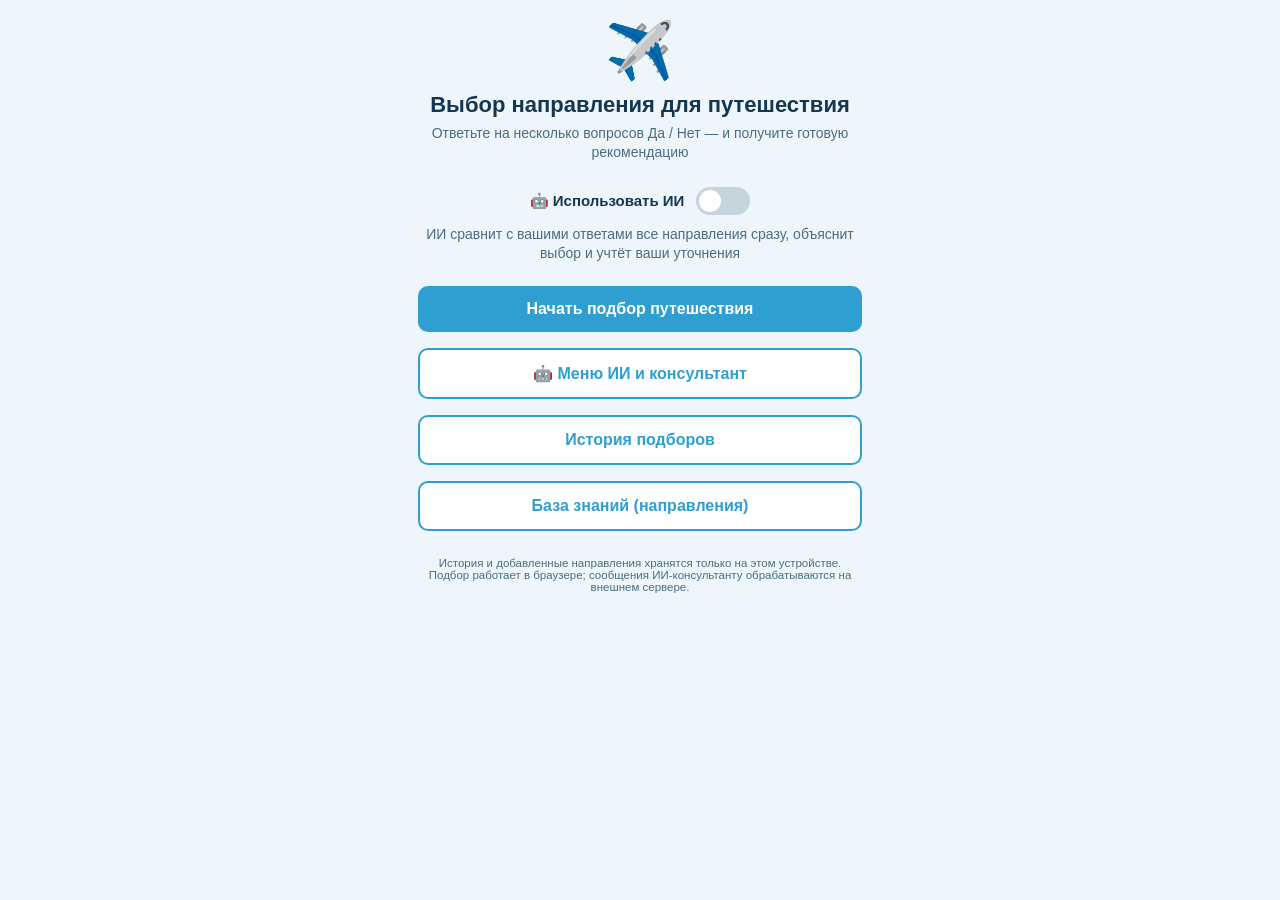
<file: docs/index.html>
<!DOCTYPE html>
<html lang="ru">
<head>
<meta charset="UTF-8">
<meta name="viewport" content="width=device-width, initial-scale=1, viewport-fit=cover">
<meta name="theme-color" content="#2f9ed1">
<title>Выбор направления для путешествия</title>
<link rel="icon" href="data:image/svg+xml,<svg xmlns=%22http://www.w3.org/2000/svg%22 viewBox=%220 0 100 100%22><text y=%22.9em%22 font-size=%2290%22>✈️</text></svg>">
<link rel="stylesheet" href="style.css">
</head>
<body>
<div id="app"></div>
<script type="module" src="app.js"></script>
</body>
</html>
</file>
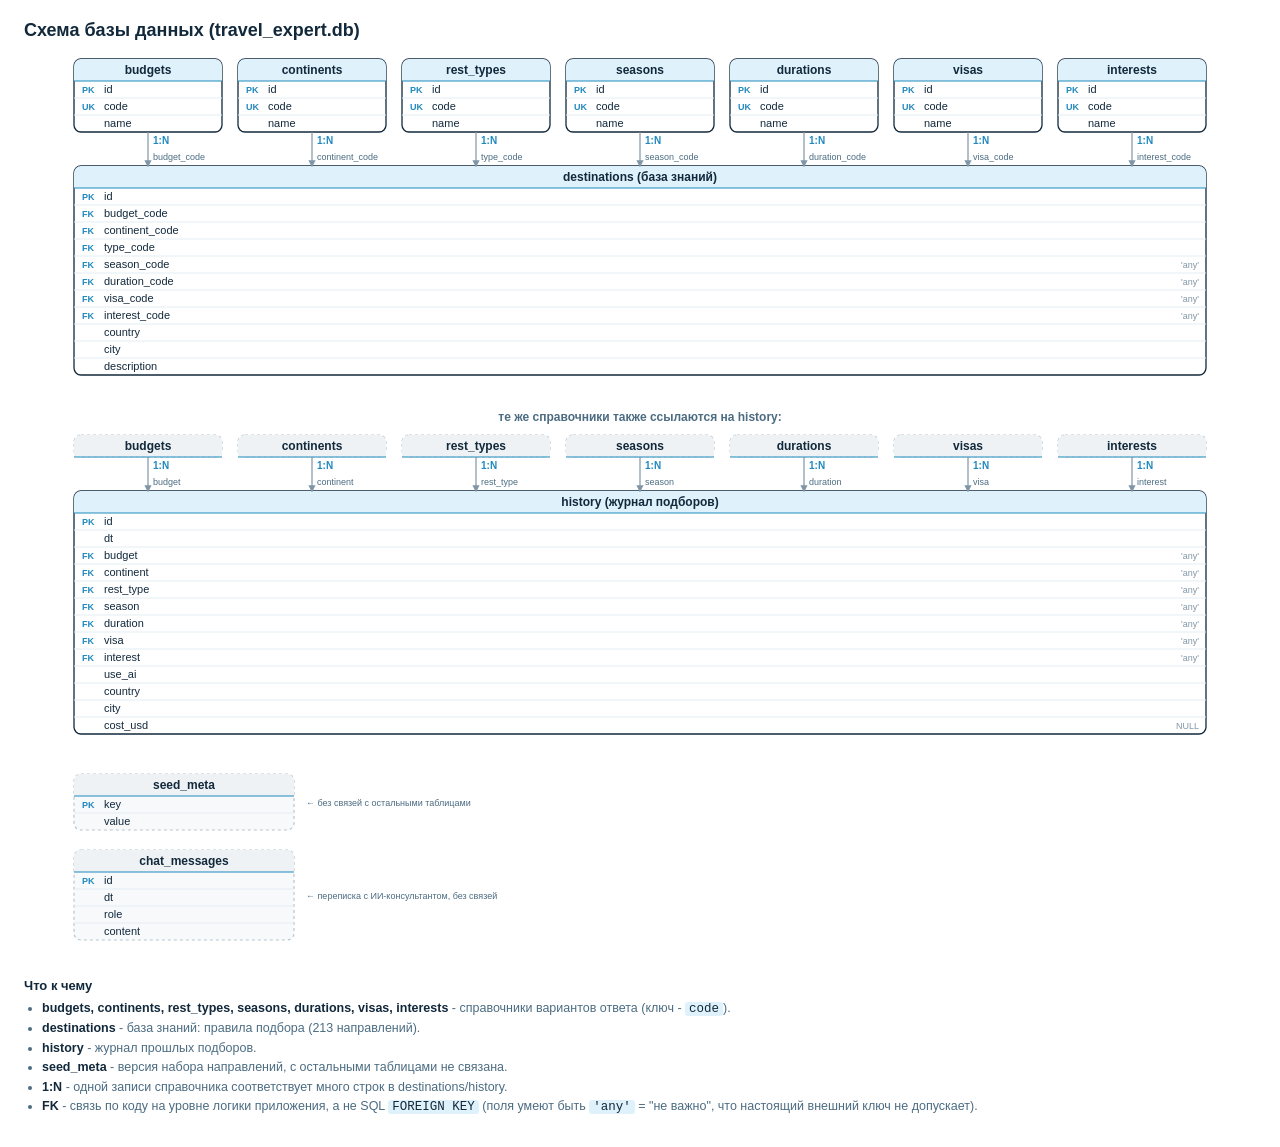
<file: MyProgram/db-schema.html>
<!DOCTYPE html>
<html lang="ru">
<head>
<meta charset="UTF-8">
<title>Схема базы данных</title>
<style>
  html, body {
    margin: 0;
    padding: 0;
    background: #ffffff;
    overflow-x: auto;
    font-family: 'Segoe UI', Arial, sans-serif;
  }
  h1 {
    font-size: 18px;
    color: #12293c;
    margin: 20px 24px 4px;
  }
  #diagram { display: block; margin: 0 auto; }

  .tbl-box    { fill: #ffffff; stroke: #12293c; stroke-width: 1.3; }
  .tbl-header { fill: #dff2fb; }
  .tbl-title  { fill: #12293c; font: 700 12px Arial, sans-serif; }
  .tbl-sep    { stroke: #2189bd; stroke-width: 1.2; }
  .tbl-rowsep { stroke: #e3edf4; stroke-width: 1; }
  .tbl-badge  { fill: #2189bd; font: 700 9px Arial, sans-serif; }
  .tbl-col    { fill: #12293c; font: 500 11px Arial, sans-serif; }
  .tbl-note   { fill: #8096a6; font: 500 9px Arial, sans-serif; }
  .tbl-box-dim   { fill: #f7f9fb; stroke: #b9c7d0; stroke-width: 1.2; stroke-dasharray: 3 3; }
  .tbl-header-dim{ fill: #eef2f4; }

  .rel-line  { stroke: #8096a6; stroke-width: 1.2; fill: none; }
  .rel-label { fill: #2189bd; font: 700 10px Arial, sans-serif; }
  .rel-field { fill: #4c6c82; font: 500 9px Arial, sans-serif; }
  .section-title { fill: #4c6c82; font: 700 12px Arial, sans-serif; }

  .legend { margin: 10px 24px 30px; max-width: 1200px; }
  .legend h2 { font-size: 13px; color: #12293c; margin: 18px 0 6px; }
  .legend ul { margin: 0; padding-left: 18px; }
  .legend li { font-size: 12.5px; color: #4c6c82; line-height: 1.55; }
  .legend b { color: #12293c; }
  .legend code { background: #dff2fb; padding: 0 4px; border-radius: 3px; color: #12293c; }
</style>
</head>
<body>
<h1>Схема базы данных (travel_expert.db)</h1>
<svg id="diagram" xmlns="http://www.w3.org/2000/svg">
  <defs>
    <marker id="arrow" viewBox="0 0 10 10" refX="8" refY="5" markerWidth="6" markerHeight="6" orient="auto-start-reverse">
      <path d="M0,0 L10,5 L0,10 z" fill="#8096a6"></path>
    </marker>
  </defs>
</svg>

<div class="legend">
  <h2>Что к чему</h2>
  <ul>
    <li><b>budgets, continents, rest_types, seasons, durations, visas, interests</b> - справочники вариантов ответа (ключ - <code>code</code>).</li>
    <li><b>destinations</b> - база знаний: правила подбора (213 направлений).</li>
    <li><b>history</b> - журнал прошлых подборов.</li>
    <li><b>seed_meta</b> - версия набора направлений, с остальными таблицами не связана.</li>
    <li><b>1:N</b> - одной записи справочника соответствует много строк в destinations/history.</li>
    <li><b>FK</b> - связь по коду на уровне логики приложения, а не SQL <code>FOREIGN KEY</code> (поля умеют быть <code>'any'</code> = "не важно", что настоящий внешний ключ не допускает).</li>
  </ul>
</div>

<script>
(function () {
  const SVG_NS = "http://www.w3.org/2000/svg";
  const svg = document.getElementById('diagram');

  function el(tag, attrs, cls) {
    const e = document.createElementNS(SVG_NS, tag);
    for (const k in attrs) e.setAttribute(k, attrs[k]);
    if (cls) e.setAttribute('class', cls);
    return e;
  }
  function text(x, y, str, cls, anchor) {
    const t = el('text', { x: x, y: y, 'text-anchor': anchor || 'middle' }, cls);
    t.textContent = str;
    return t;
  }

  const ROW_H = 17, HEADER_H = 22;

  // Таблица: заголовок + список колонок ("PK"/"UK"/"FK" слева, тип - справа).
  function drawTable(x, y, w, title, columns, dim) {
    const h = HEADER_H + columns.length * ROW_H;
    svg.appendChild(el('rect', { x, y, width: w, height: h, rx: 7 }, dim ? 'tbl-box-dim' : 'tbl-box'));
    svg.appendChild(el('rect', { x, y, width: w, height: HEADER_H, rx: 7 }, dim ? 'tbl-header-dim' : 'tbl-header'));
    svg.appendChild(el('rect', { x, y: y + HEADER_H - 7, width: w, height: 7 }, dim ? 'tbl-header-dim' : 'tbl-header'));
    svg.appendChild(text(x + w / 2, y + 15, title, 'tbl-title'));
    svg.appendChild(el('line', { x1: x, y1: y + HEADER_H, x2: x + w, y2: y + HEADER_H }, 'tbl-sep'));
    columns.forEach(function (col, i) {
      const ry = y + HEADER_H + i * ROW_H;
      if (i > 0) svg.appendChild(el('line', { x1: x, y1: ry, x2: x + w, y2: ry }, 'tbl-rowsep'));
      if (col.key) svg.appendChild(text(x + 8, ry + 12, col.key, 'tbl-badge', 'start'));
      svg.appendChild(text(x + 30, ry + 12, col.name, 'tbl-col', 'start'));
      if (col.note) svg.appendChild(text(x + w - 7, ry + 12, col.note, 'tbl-note', 'end'));
    });
    return { x, y, w, h, top: y, bottom: y + h, cx: x + w / 2 };
  }

  function vline(x1, y1, x2, y2, label, field) {
    svg.appendChild(el('line', { x1, y1, x2, y2, 'marker-end': 'url(#arrow)' }, 'rel-line'));
    svg.appendChild(text(x1 + 5, y1 + 12, label, 'rel-label', 'start'));
    if (field) svg.appendChild(text(x2 + 5, y2 - 6, field, 'rel-field', 'start'));
  }

  // ---------- Раскладка ----------
  const LOOKUP_W = 148, GAP = 16;
  const LOOKUPS = [
    { title: 'budgets',    field: 'budget_code / budget',       cols: [{ key: 'PK', name: 'id' }, { key: 'UK', name: 'code' }, { name: 'name' }] },
    { title: 'continents', field: 'continent_code / continent', cols: [{ key: 'PK', name: 'id' }, { key: 'UK', name: 'code' }, { name: 'name' }] },
    { title: 'rest_types', field: 'type_code / rest_type',      cols: [{ key: 'PK', name: 'id' }, { key: 'UK', name: 'code' }, { name: 'name' }] },
    { title: 'seasons',    field: 'season_code / season',       cols: [{ key: 'PK', name: 'id' }, { key: 'UK', name: 'code' }, { name: 'name' }] },
    { title: 'durations',  field: 'duration_code / duration',   cols: [{ key: 'PK', name: 'id' }, { key: 'UK', name: 'code' }, { name: 'name' }] },
    { title: 'visas',      field: 'visa_code / visa',           cols: [{ key: 'PK', name: 'id' }, { key: 'UK', name: 'code' }, { name: 'name' }] },
    { title: 'interests',  field: 'interest_code / interest',   cols: [{ key: 'PK', name: 'id' }, { key: 'UK', name: 'code' }, { name: 'name' }] }
  ];

  const totalW = LOOKUPS.length * LOOKUP_W + (LOOKUPS.length - 1) * GAP;
  const W = totalW + 60;
  const startX = (W - totalW) / 2;
  const CX = W / 2;

  let cursorY = 14;
  const lookupNodes = LOOKUPS.map(function (l, i) {
    return drawTable(startX + i * (LOOKUP_W + GAP), cursorY, LOOKUP_W, l.title, l.cols);
  });
  cursorY = lookupNodes[0].bottom + 34;

  // --- destinations: одна прямая вертикаль на справочник, подписи "1:N" + название поля ---
  const DEST_COLS = [
    { key: 'PK', name: 'id' },
    { key: 'FK', name: 'budget_code' }, { key: 'FK', name: 'continent_code' },
    { key: 'FK', name: 'type_code' }, { key: 'FK', name: 'season_code', note: "'any'" },
    { key: 'FK', name: 'duration_code', note: "'any'" }, { key: 'FK', name: 'visa_code', note: "'any'" },
    { key: 'FK', name: 'interest_code', note: "'any'" },
    { name: 'country' }, { name: 'city' }, { name: 'description' }
  ];
  const destNode = drawTable(startX, cursorY, totalW, 'destinations  (база знаний)', DEST_COLS);
  lookupNodes.forEach(function (node, i) {
    vline(node.cx, node.bottom, node.cx, destNode.top, '1:N', LOOKUPS[i].field.split(' / ')[0]);
  });
  cursorY = destNode.bottom + 46;

  // --- history: те же 7 справочников, показаны компактно (без повторения колонок) ---
  svg.appendChild(text(CX, cursorY, 'те же справочники также ссылаются на history:', 'section-title'));
  cursorY += 14;
  const anchorNodes = LOOKUPS.map(function (l, i) {
    return drawTable(startX + i * (LOOKUP_W + GAP), cursorY, LOOKUP_W, l.title, [], true);
  });
  cursorY = anchorNodes[0].bottom + 34;

  const HIST_COLS = [
    { key: 'PK', name: 'id' }, { name: 'dt' },
    { key: 'FK', name: 'budget', note: "'any'" }, { key: 'FK', name: 'continent', note: "'any'" },
    { key: 'FK', name: 'rest_type', note: "'any'" }, { key: 'FK', name: 'season', note: "'any'" },
    { key: 'FK', name: 'duration', note: "'any'" }, { key: 'FK', name: 'visa', note: "'any'" },
    { key: 'FK', name: 'interest', note: "'any'" },
    { name: 'use_ai' }, { name: 'country' }, { name: 'city' }, { name: 'cost_usd', note: 'NULL' }
  ];
  const histNode = drawTable(startX, cursorY, totalW, 'history  (журнал подборов)', HIST_COLS);
  anchorNodes.forEach(function (node, i) {
    vline(node.cx, node.bottom, node.cx, histNode.top, '1:N', LOOKUPS[i].field.split(' / ')[1]);
  });
  cursorY = histNode.bottom + 40;

  // --- seed_meta: отдельно, без связей ---
  const seedNode = drawTable(startX, cursorY, 220, 'seed_meta', [
    { key: 'PK', name: 'key' }, { name: 'value' }
  ], true);
  svg.appendChild(text(seedNode.x + seedNode.w + 12, seedNode.top + seedNode.h / 2 + 4, '← без связей с остальными таблицами', 'rel-field', 'start'));
  cursorY = seedNode.bottom + 20;

  // --- chat_messages: переписка с ИИ-консультантом, без связей ---
  const chatNode = drawTable(startX, cursorY, 220, 'chat_messages', [
    { key: 'PK', name: 'id' }, { name: 'dt' }, { name: 'role' }, { name: 'content' }
  ], true);
  svg.appendChild(text(chatNode.x + chatNode.w + 12, chatNode.top + chatNode.h / 2 + 4, '← переписка с ИИ-консультантом, без связей', 'rel-field', 'start'));
  cursorY = chatNode.bottom + 20;

  svg.setAttribute('viewBox', '0 0 ' + W + ' ' + cursorY);
  svg.setAttribute('width', W);
  svg.setAttribute('height', cursorY);
})();
</script>
</body>
</html>
</file>
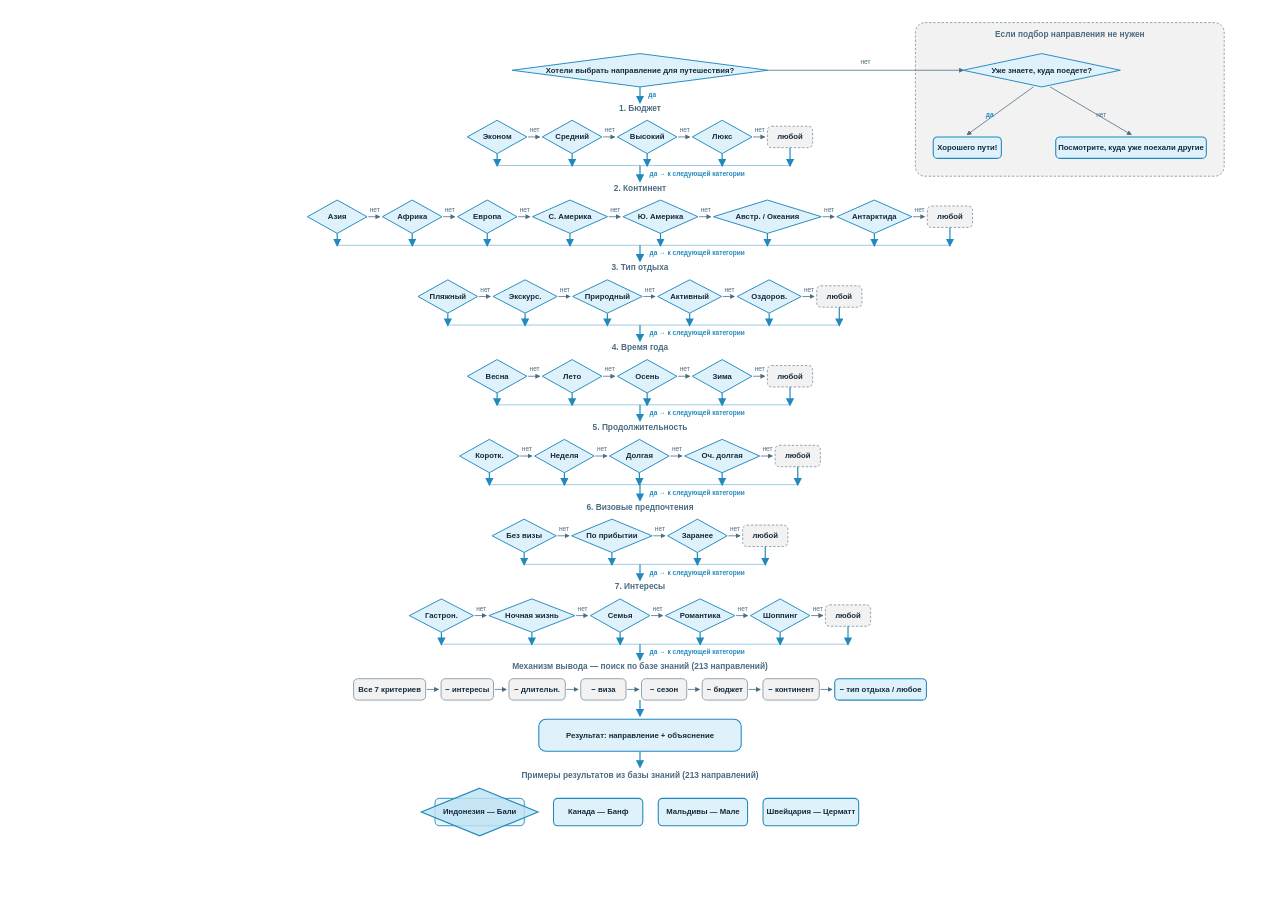
<file: MyProgram/shema.html>
<!DOCTYPE html>
<html lang="ru">
<head>
<meta charset="UTF-8">
<title>Схема</title>
<style>
  html, body {
    margin: 0;
    padding: 0;
    background: #ffffff;
    overflow-x: auto;
  }
  #diagram {
    display: block;
    min-width: 900px;
  }
  .node-text {
    fill: #12293c;
    font: 600 13px Arial, sans-serif;
  }
  .row-title {
    fill: #4c6c82;
    font: 700 14px Arial, sans-serif;
  }
  .edge-label {
    fill: #4c6c82;
    font: 500 11px Arial, sans-serif;
  }
  .edge-label-accent {
    fill: #2189bd;
    font: 700 11px Arial, sans-serif;
  }

  /* Ромб = вопрос (Да/Нет пользователю) */
  .q-diamond {
    fill: #dff2fb;
    stroke: #2189bd;
    stroke-width: 1.6;
  }
  /* Прямоугольник = ответ / результат / системное действие */
  .a-rect {
    fill: #ffffff;
    stroke: #12293c;
    stroke-width: 1.4;
  }
  .a-rect-wild {
    fill: #f2f2f2;
    stroke: #8096a6;
    stroke-width: 1.4;
    stroke-dasharray: 4 3;
  }
  .a-rect-stage {
    fill: #f2f2f2;
    stroke: #8096a6;
    stroke-width: 1.4;
  }
  .a-rect-final {
    fill: #dff2fb;
    stroke: #2189bd;
    stroke-width: 1.8;
  }
  .a-rect-rules {
    fill: #dff2fb;
    stroke: #2189bd;
    stroke-width: 2;
  }
  /* Наложенные ромб + прямоугольник - особый пример результата (ромб поверх, обе фигуры в одной голубой гамме) */
  .a-rect-overlay {
    fill: #eaf5fb;
    stroke: #2189bd;
    stroke-width: 1.5;
  }
  .q-diamond-overlay {
    fill: #bfe3f5;
    fill-opacity: 0.82;
    stroke: #2189bd;
    stroke-width: 2;
  }
  .a-rect-ai {
    fill: #efe8fc;
    stroke: #7c4fd6;
    stroke-width: 2;
  }

  .edge { stroke: #4c6c82; stroke-width: 1.3; fill: none; }
  .trunk { stroke: #2189bd; stroke-width: 2; fill: none; }
  .trunk-bus { stroke: #2189bd; stroke-width: 1.3; opacity: 0.55; }
  .bypass { stroke: #8096a6; stroke-width: 1.2; fill: none; stroke-dasharray: 3 4; }
  .mk-soft { fill: #4c6c82; }
  .mk-accent { fill: #2189bd; }
</style>
</head>
<body>
<svg id="diagram" viewBox="0 0 1180 1300" xmlns="http://www.w3.org/2000/svg">
  <defs>
    <marker id="arrow-soft" viewBox="0 0 10 10" refX="8" refY="5" markerWidth="6.5" markerHeight="6.5" orient="auto-start-reverse">
      <path d="M0,0 L10,5 L0,10 z" class="mk-soft"></path>
    </marker>
    <marker id="arrow-accent" viewBox="0 0 10 10" refX="8" refY="5" markerWidth="7" markerHeight="7" orient="auto-start-reverse">
      <path d="M0,0 L10,5 L0,10 z" class="mk-accent"></path>
    </marker>
  </defs>
</svg>

<script>
(function () {
  const SVG_NS = "http://www.w3.org/2000/svg";
  const svg = document.getElementById('diagram');
  const W = 2150;
  const CX = W / 2;
  const DIAMOND_H = 56;
  const RECT_H = 36;
  const NODE_GAP = 26;
  const STUB = 20;
  const ARROW_LEN = 26;
  const ROW_GAP_AFTER = 16;

  function el(tag, attrs, cls) {
    const e = document.createElementNS(SVG_NS, tag);
    for (const k in attrs) e.setAttribute(k, attrs[k]);
    if (cls) e.setAttribute('class', cls);
    return e;
  }
  function text(x, y, str, cls, anchor) {
    const t = el('text', { x: x, y: y, 'text-anchor': anchor || 'middle' }, cls);
    t.textContent = str;
    return t;
  }
  function diamondWidthFor(label) {
    return Math.max(100, 34 + label.length * 9.2);
  }
  function rectWidthFor(label) {
    return Math.max(76, 22 + label.length * 6.6);
  }

  // Ромб = вопрос "Да/Нет" пользователю
  function drawDiamond(cx, cy, w, h, label) {
    const hw = w / 2, hh = h / 2;
    const points = [
      cx + ',' + (cy - hh),
      (cx + hw) + ',' + cy,
      cx + ',' + (cy + hh),
      (cx - hw) + ',' + cy
    ].join(' ');
    svg.appendChild(el('polygon', { points: points }, 'q-diamond'));
    svg.appendChild(text(cx, cy + 4, label, 'node-text'));
    return { cx: cx, cy: cy, w: w, topY: cy - hh, bottomY: cy + hh };
  }

  // Прямоугольник = ответ / результат / системное действие
  function drawRectNode(cx, cy, w, h, label, cls) {
    const hw = w / 2, hh = h / 2;
    svg.appendChild(el('rect', { x: cx - hw, y: cy - hh, width: w, height: h, rx: 7 }, cls || 'a-rect'));
    svg.appendChild(text(cx, cy + 4, label, 'node-text'));
    return { cx: cx, cy: cy, w: w, topY: cy - hh, bottomY: cy + hh };
  }

  function bigRect(x, y, w, h, cls, lines) {
    svg.appendChild(el('rect', { x: x, y: y, width: w, height: h, rx: 12 }, cls));
    const midX = x + w / 2;
    if (lines.length === 1) {
      svg.appendChild(text(midX, y + h / 2 + 4, lines[0], 'node-text'));
    } else {
      svg.appendChild(text(midX, y + h / 2 - 3, lines[0], 'node-text'));
      svg.appendChild(text(midX, y + h / 2 + 15, lines[1], 'edge-label'));
    }
  }

  // --- Входная развилка: решение использовать мастер подбора ---
  let cursorY = 90;
  const gateLabel = 'Хотели выбрать направление для путешествия?';
  const gateW = diamondWidthFor(gateLabel);
  const gateCY = cursorY + DIAMOND_H / 2;

  // Ветка "нет" - считаем позиции заранее, чтобы нарисовать подложку до самих узлов
  // (подложка должна быть ПОД узлами, то есть попасть в DOM раньше них)
  const q2Label = 'Уже знаете, куда поедете?';
  const q2W = diamondWidthFor(q2Label);
  const q2CX = CX + gateW / 2 + 460;
  const q2CY = gateCY;

  const exit1Label = 'Хорошего пути!';
  const exit1W = rectWidthFor(exit1Label);
  const exit1CX = q2CX - 125;
  const exitCY = q2CY + 130;

  const exit2Label = 'Посмотрите, куда уже поехали другие';
  const exit2W = rectWidthFor(exit2Label);
  const exit2CX = q2CX + 150;

  const branchPad = 30;
  const branchLeft = Math.min(q2CX - q2W / 2, exit1CX - exit1W / 2) - branchPad;
  const branchRight = Math.max(q2CX + q2W / 2, exit2CX + exit2W / 2) + branchPad;
  const branchTop = q2CY - DIAMOND_H / 2 - branchPad - 22;
  const branchBottom = exitCY + RECT_H / 2 + branchPad;
  svg.appendChild(el('rect', {
    x: branchLeft, y: branchTop, width: branchRight - branchLeft, height: branchBottom - branchTop, rx: 16
  }, 'a-rect-wild'));
  svg.appendChild(text((branchLeft + branchRight) / 2, branchTop + 24, 'Если подбор направления не нужен', 'row-title'));

  // Сам узел входной развилки и стрелка "нет" к уточняющему вопросу
  const gateNode = drawDiamond(CX, gateCY, gateW, DIAMOND_H, gateLabel);
  svg.appendChild(el('line', { x1: gateNode.cx + gateW / 2, y1: gateNode.cy, x2: q2CX - q2W / 2, y2: q2CY, 'marker-end': 'url(#arrow-soft)' }, 'edge'));
  svg.appendChild(text((gateNode.cx + gateW / 2 + q2CX - q2W / 2) / 2, gateNode.cy - 10, 'нет', 'edge-label'));

  const q2Node = drawDiamond(q2CX, q2CY, q2W, DIAMOND_H, q2Label);

  svg.appendChild(el('line', { x1: q2CX - 14, y1: q2Node.bottomY, x2: exit1CX, y2: exitCY - RECT_H / 2 - 4, 'marker-end': 'url(#arrow-soft)' }, 'edge'));
  svg.appendChild(text((q2CX - 14 + exit1CX) / 2 - 18, (q2Node.bottomY + exitCY) / 2, 'да', 'edge-label-accent'));
  drawRectNode(exit1CX, exitCY, exit1W, RECT_H, exit1Label, 'a-rect-final');

  svg.appendChild(el('line', { x1: q2CX + 14, y1: q2Node.bottomY, x2: exit2CX, y2: exitCY - RECT_H / 2 - 4, 'marker-end': 'url(#arrow-soft)' }, 'edge'));
  svg.appendChild(text((q2CX + 14 + exit2CX) / 2 + 18, (q2Node.bottomY + exitCY) / 2, 'нет', 'edge-label'));
  drawRectNode(exit2CX, exitCY, exit2W, RECT_H, exit2Label, 'a-rect-final');

  // Ветка "да" - ведёт сразу в каскад вопросов, без промежуточного блока
  cursorY = gateNode.bottomY + ARROW_LEN;
  svg.appendChild(el('line', { x1: CX, y1: gateNode.bottomY, x2: CX, y2: cursorY, 'marker-end': 'url(#arrow-accent)' }, 'trunk'));
  svg.appendChild(text(CX + 14, gateNode.bottomY + (cursorY - gateNode.bottomY) / 2 + 4, 'да', 'edge-label-accent', 'start'));
  cursorY += 14;

  function drawCascadeRow(n, title, options) {
    svg.appendChild(text(CX, cursorY, n + '. ' + title, 'row-title'));
    const nodesMeta = options.map(function (label) {
      return { label: label, w: diamondWidthFor(label), h: DIAMOND_H, diamond: true };
    });
    nodesMeta.push({ label: 'любой', w: rectWidthFor('любой'), h: RECT_H, diamond: false });

    const totalW = nodesMeta.reduce(function (s, m) { return s + m.w; }, 0) + NODE_GAP * (nodesMeta.length - 1);
    const maxH = Math.max.apply(null, nodesMeta.map(function (m) { return m.h; }));
    const rowMidY = cursorY + 16 + maxH / 2;

    let x = CX - totalW / 2;
    const nodes = [];
    nodesMeta.forEach(function (m) {
      const cxi = x + m.w / 2;
      const node = m.diamond
        ? drawDiamond(cxi, rowMidY, m.w, m.h, m.label)
        : drawRectNode(cxi, rowMidY, m.w, m.h, m.label, 'a-rect-wild');
      nodes.push(node);
      x += m.w + NODE_GAP;
    });

    nodes.forEach(function (node, i) {
      if (i === 0) return;
      const prev = nodes[i - 1];
      svg.appendChild(el('line', { x1: prev.cx + prev.w / 2 + 2, y1: rowMidY, x2: node.cx - node.w / 2 - 5, y2: rowMidY, 'marker-end': 'url(#arrow-soft)' }, 'edge'));
      svg.appendChild(text((prev.cx + prev.w / 2 + node.cx - node.w / 2) / 2, rowMidY - 8, 'нет', 'edge-label'));
    });

    const collectorY = rowMidY + maxH / 2 + STUB;
    nodes.forEach(function (node) {
      svg.appendChild(el('line', { x1: node.cx, y1: node.bottomY, x2: node.cx, y2: collectorY, 'marker-end': 'url(#arrow-accent)' }, 'trunk'));
    });
    svg.appendChild(el('line', { x1: nodes[0].cx, y1: collectorY, x2: nodes[nodes.length - 1].cx, y2: collectorY }, 'trunk-bus'));

    const nextY = collectorY + ARROW_LEN;
    svg.appendChild(el('line', { x1: CX, y1: collectorY, x2: CX, y2: nextY, 'marker-end': 'url(#arrow-accent)' }, 'trunk'));
    // Подпись стрелки сдвинута в сторону от самой линии, чтобы текст не наезжал на стрелку
    svg.appendChild(text(CX + 16, collectorY + (nextY - collectorY) / 2 + 4, 'да → к следующей категории', 'edge-label-accent', 'start'));
    cursorY = nextY + ROW_GAP_AFTER;
  }

  const CATEGORIES = [
    { title: 'Бюджет', options: ['Эконом', 'Средний', 'Высокий', 'Люкс'] },
    { title: 'Континент', options: ['Азия', 'Африка', 'Европа', 'С. Америка', 'Ю. Америка', 'Австр. / Океания', 'Антарктида'] },
    { title: 'Тип отдыха', options: ['Пляжный', 'Экскурс.', 'Природный', 'Активный', 'Оздоров.'] },
    { title: 'Время года', options: ['Весна', 'Лето', 'Осень', 'Зима'] },
    { title: 'Продолжительность', options: ['Коротк.', 'Неделя', 'Долгая', 'Оч. долгая'] },
    { title: 'Визовые предпочтения', options: ['Без визы', 'По прибытии', 'Заранее'] },
    { title: 'Интересы', options: ['Гастрон.', 'Ночная жизнь', 'Семья', 'Романтика', 'Шоппинг'] }
  ];
  CATEGORIES.forEach(function (cat, i) { drawCascadeRow(i + 1, cat.title, cat.options); });

  // --- Механизм вывода: 8-этапное ослабление условий (системные проверки, не вопросы) ---
  svg.appendChild(text(CX, cursorY, 'Механизм вывода — поиск по базе знаний (213 направлений)', 'row-title'));
  const relaxTop = cursorY + 16;
  const RELAX = ['Все 7 критериев', '− интересы', '− длительн.', '− виза', '− сезон', '− бюджет', '− континент', '− тип отдыха / любое'];
  {
    const widths = RELAX.map(rectWidthFor);
    const totalW = widths.reduce(function (a, b) { return a + b; }, 0) + NODE_GAP * (RELAX.length - 1);
    let x = CX - totalW / 2;
    const midY = relaxTop + RECT_H / 2;
    let prev = null;
    RELAX.forEach(function (label, i) {
      const w = widths[i];
      const cxi = x + w / 2;
      const isLast = i === RELAX.length - 1;
      const node = drawRectNode(cxi, midY, w, RECT_H, label, isLast ? 'a-rect-final' : 'a-rect-stage');
      if (prev) {
        svg.appendChild(el('line', { x1: prev.cx + prev.w / 2 + 2, y1: midY, x2: cxi - w / 2 - 5, y2: midY, 'marker-end': 'url(#arrow-soft)' }, 'edge'));
        svg.appendChild(text((prev.cx + prev.w / 2 + cxi - w / 2) / 2, midY - 8, '', 'edge-label'));
      }
      prev = node;
      x += w + NODE_GAP;
    });
    cursorY = midY + RECT_H / 2 + ARROW_LEN;
    svg.appendChild(el('line', { x1: CX, y1: midY + RECT_H / 2, x2: CX, y2: cursorY, 'marker-end': 'url(#arrow-accent)' }, 'trunk'));
  }
  cursorY += 6;

  // --- Результат: прямой переход от механизма вывода к результату (без выбора ИИ-режима -
  // этот вопрос в текущей версии приложения пользователю не задаётся) ---
  const resultLabel = 'Результат: направление + объяснение';
  const resultW = Math.max(340, 40 + resultLabel.length * 7.2);
  const resultH = 54;
  bigRect(CX - resultW / 2, cursorY, resultW, resultH, 'a-rect-final', [resultLabel]);
  const resultBottom = cursorY + resultH;
  cursorY = resultBottom + ARROW_LEN;
  svg.appendChild(el('line', { x1: CX, y1: resultBottom, x2: CX, y2: cursorY, 'marker-end': 'url(#arrow-accent)' }, 'trunk'));
  cursorY += 18;

  // Примеры реальных результатов из базы знаний (не абстрактная заглушка, а то, что
  // действительно может выдать движок). "Индонезия — Бали" - ромб и прямоугольник наложены
  // друг на друга: это направление, которое реально выпало в тестовом прогоне ИИ-режима.
  svg.appendChild(text(CX, cursorY, 'Примеры результатов из базы знаний (213 направлений)', 'row-title'));
  const exTop = cursorY + 18;

  function drawExampleNode(cx, cy, label, special) {
    const w = Math.max(150, 20 + label.length * 7.4);
    const h = 46;
    if (!special) return drawRectNode(cx, cy, w, h, label, 'a-rect-final');

    const dw = w + 46, dh = h + 34;
    const hw = dw / 2, hh = dh / 2;
    const points = [
      cx + ',' + (cy - hh),
      (cx + hw) + ',' + cy,
      cx + ',' + (cy + hh),
      (cx - hw) + ',' + cy
    ].join(' ');
    svg.appendChild(el('rect', { x: cx - w / 2, y: cy - h / 2, width: w, height: h, rx: 7 }, 'a-rect-overlay'));
    svg.appendChild(el('polygon', { points: points }, 'q-diamond-overlay'));
    svg.appendChild(text(cx, cy + 4, label, 'node-text'));
    return { cx: cx, w: dw, topY: cy - hh, bottomY: cy + hh };
  }

  const EXAMPLES = [
    { label: 'Индонезия — Бали', special: true },
    { label: 'Канада — Банф', special: false },
    { label: 'Мальдивы — Мале', special: false },
    { label: 'Швейцария — Церматт', special: false }
  ];
  const exWidths = EXAMPLES.map(function (e) {
    const baseW = Math.max(150, 20 + e.label.length * 7.4);
    return e.special ? baseW + 46 : baseW;
  });
  const exMaxH = 80; // высота самого высокого элемента ряда (наложенный ромб)
  const exMidY = exTop + exMaxH / 2;
  const exTotalW = exWidths.reduce(function (a, b) { return a + b; }, 0) + NODE_GAP * (EXAMPLES.length - 1);
  let ex = CX - exTotalW / 2;
  EXAMPLES.forEach(function (e, i) {
    const node = drawExampleNode(ex + exWidths[i] / 2, exMidY, e.label, e.special);
    ex += exWidths[i] + NODE_GAP;
  });
  cursorY = exMidY + exMaxH / 2 + 20;

  svg.setAttribute('viewBox', '0 0 ' + W + ' ' + (cursorY + 10));
})();
</script>
</body>
</html>
</file>
<file: docs/style.css>
:root {
  --bg: #eef6fb;
  --panel: #ffffff;
  --border: #cfe3ee;
  --accent: #2f9ed1;
  --accent-dark: #1e6f99;
  --text: #14364f;
  --subtext: #4c6c82;
  --chip-bg: #dff2fb;
  --no-bg: #e0e0e0;
}

* { box-sizing: border-box; }

html, body {
  margin: 0;
  background: var(--bg);
  color: var(--text);
  font-family: -apple-system, 'Segoe UI', Roboto, Arial, sans-serif;
}

#app {
  max-width: 480px;
  margin: 0 auto;
  min-height: 100vh;
  padding: 20px 18px 40px;
  display: flex;
  flex-direction: column;
}

.icon-xl { font-size: 56px; text-align: center; line-height: 1.1; }
.icon-xl img { max-width: 100%; max-height: 220px; border-radius: 14px; object-fit: cover; }

h1.title { font-size: 22px; font-weight: 700; text-align: center; margin: 10px 0 6px; }
p.subtitle { color: var(--subtext); text-align: center; margin: 0 0 14px; line-height: 1.4; font-size: 14px; }

.btn {
  display: block;
  width: 100%;
  padding: 14px;
  margin: 8px 0;
  border: none;
  border-radius: 10px;
  background: var(--accent);
  color: #fff;
  font-size: 16px;
  font-weight: 600;
  cursor: pointer;
  text-align: center;
}
.btn:active { background: var(--accent-dark); }
.btn:disabled { background: #d8e2e8; color: #a9b7c0; cursor: default; }
.btn.secondary { background: #fff; color: var(--accent); border: 2px solid var(--accent); }
.btn.no { background: var(--no-bg); color: var(--text); }
.btn.small { padding: 8px; font-size: 13px; width: auto; display: inline-block; }

.row { display: flex; gap: 10px; }
.row .btn { flex: 1; }

.progress-wrap { height: 10px; border-radius: 5px; background: #d7e9f2; overflow: hidden; margin: 10px 0 18px; }
.progress-bar { height: 100%; background: var(--accent); border-radius: 5px; transition: width .25s ease; }
.progress-bar.indeterminate {
  width: 40% !important;
  animation: indet 1.1s infinite linear;
}
@keyframes indet {
  0% { margin-left: -40%; }
  100% { margin-left: 100%; }
}

.question-box { text-align: center; margin: 8px 0 18px; }
.question-box .q-text { font-size: 19px; font-weight: 600; margin-top: 8px; }

.toggle-row { display: flex; align-items: center; justify-content: center; gap: 12px; margin: 10px 0; }
.toggle-row label { font-size: 15px; font-weight: 600; }
.switch { position: relative; width: 54px; height: 28px; flex-shrink: 0; }
.switch input { opacity: 0; width: 0; height: 0; }
.slider {
  position: absolute; inset: 0; background: #c6d4dd; border-radius: 14px; cursor: pointer; transition: .2s;
}
.slider::before {
  content: ""; position: absolute; width: 22px; height: 22px; left: 3px; top: 3px;
  background: #fff; border-radius: 50%; transition: .2s;
}
.switch input:checked + .slider { background: var(--accent); }
.switch input:checked + .slider::before { transform: translateX(26px); }

.mode-label { text-align: center; font-size: 12.5px; font-weight: 700; color: var(--subtext); margin-bottom: 6px; }

.reasoning-box {
  background: var(--chip-bg);
  border-radius: 10px;
  padding: 10px 12px;
  font-size: 13px;
  color: var(--subtext);
  text-align: center;
  line-height: 1.5;
  min-height: 1.5em;
}

.confidence-label { text-align: center; font-size: 12px; color: var(--subtext); margin: 10px 0 2px; }

.card {
  background: var(--panel);
  border: 1px solid var(--border);
  border-radius: 10px;
  padding: 10px 12px;
  margin: 8px 0;
  font-size: 13.5px;
  line-height: 1.5;
}
.card b { color: var(--text); }
.card .meta { color: var(--subtext); font-size: 12px; }

.trace-step { padding: 8px 10px; border-radius: 8px; margin: 6px 0; font-size: 13px; }
.trace-step.ok { background: var(--chip-bg); font-weight: 600; }
.trace-step.no { background: #f0f0f0; color: #8a8a8a; }

.field { margin: 8px 0; }
.field label { display: block; font-size: 12.5px; color: var(--subtext); margin-bottom: 3px; }
.field select, .field input {
  width: 100%; padding: 9px 10px; border-radius: 8px; border: 1px solid var(--border);
  font-size: 14px; background: #fff; color: var(--text);
}

.top-bar { display: flex; align-items: center; justify-content: space-between; margin-bottom: 8px; }
.top-bar h2 { font-size: 17px; margin: 0; }

.empty-note { color: var(--subtext); text-align: center; font-size: 13px; padding: 16px 0; }

footer.hint { text-align: center; color: var(--subtext); font-size: 11.5px; margin-top: 18px; }

/* ---------- ИИ: стоимость, консультант, объяснение ---------- */
[hidden] { display: none !important; }

.cost-card { background: var(--panel); border: 1px solid var(--border); border-radius: 10px; padding: 14px 16px; margin: 12px 0; text-align: center; font-size: 13.5px; }
.cost-card .meta { color: var(--subtext); font-size: 13px; }
.cost-total { font-size: 21px; font-weight: 700; margin: 4px 0; }
.cost-status { font-weight: 600; margin: 8px 0; }
.cost-row { display: flex; justify-content: space-between; gap: 12px; text-align: left; padding: 3px 0; }
.cost-row b { white-space: nowrap; }
.cost-note { color: var(--subtext); font-size: 11.5px; margin-top: 6px; }

.trace-step { white-space: pre-line; overflow-wrap: anywhere; }
.trace-step.plain { background: var(--chip-bg); }
.trace-step.mid { background: #fff6db; }
.trace-step.bad { background: #fbe4e2; }
.step-title { font-size: 15px; margin: 18px 0 6px; }
.meta-line { color: var(--subtext); font-size: 12px; margin: 4px 0; line-height: 1.45; }

.chip { display: block; width: 100%; padding: 9px 12px; margin: 6px 0; border: 1px solid var(--accent); border-radius: 10px; background: #fff; color: var(--accent); font-size: 13.5px; font-weight: 600; cursor: pointer; }
.chip.inline { display: inline-block; width: auto; margin: 4px 4px 4px 0; }
.refine { margin: 14px 0; }

.chat { display: flex; flex-direction: column; gap: 8px; flex: 1; }
.bubble { align-self: flex-start; max-width: 88%; background: var(--panel); border: 1px solid var(--border); border-radius: 12px; padding: 10px 12px; font-size: 14.5px; line-height: 1.5; overflow-wrap: anywhere; }
.bubble.user { align-self: flex-end; background: #1e7fab; border-color: #1e7fab; color: #fff; white-space: pre-wrap; }
.bubble p { margin: 0 0 8px; }
.bubble > :last-child { margin-bottom: 0; }
.bubble ul, .bubble ol { margin: 0 0 8px; padding-left: 20px; }
.chat-input { display: flex; gap: 8px; align-items: stretch; margin: 8px 0; }
.chat-input textarea, .chat-input input { flex: 1; min-width: 0; padding: 10px; border-radius: 10px; border: 1px solid var(--border); font: inherit; font-size: 16px; resize: none; background: #fff; color: var(--text); }
.chat-input .btn { width: auto; margin: 0; padding: 10px 16px; font-size: 14.5px; }

.check { display: flex; gap: 8px; align-items: flex-start; font-size: 13px; color: var(--subtext); margin: 8px 0; }
.status-note { font-size: 13px; text-align: center; margin: 6px 0; min-height: 1em; }
.status-note.ok { color: #1c7c43; }
.status-note.bad { color: #b3261e; }

/* Неприметный вход в параметры */
.gear { align-self: flex-end; border: none; background: none; color: #a9b7c0; font-size: 18px; line-height: 1; padding: 6px; cursor: pointer; }
.gear:hover { color: var(--accent); }
.more { margin: 10px 0; }
.more summary { color: #7d919e; font-size: 12px; cursor: pointer; }
.modes { display: flex; gap: 18px; align-items: center; font-size: 14px; }
.field.modes label { display: inline-flex; gap: 6px; align-items: center; margin: 0; font-size: 14px; }
.field.modes input { width: auto; }
.cost-note.center { text-align: center; }
</file>
